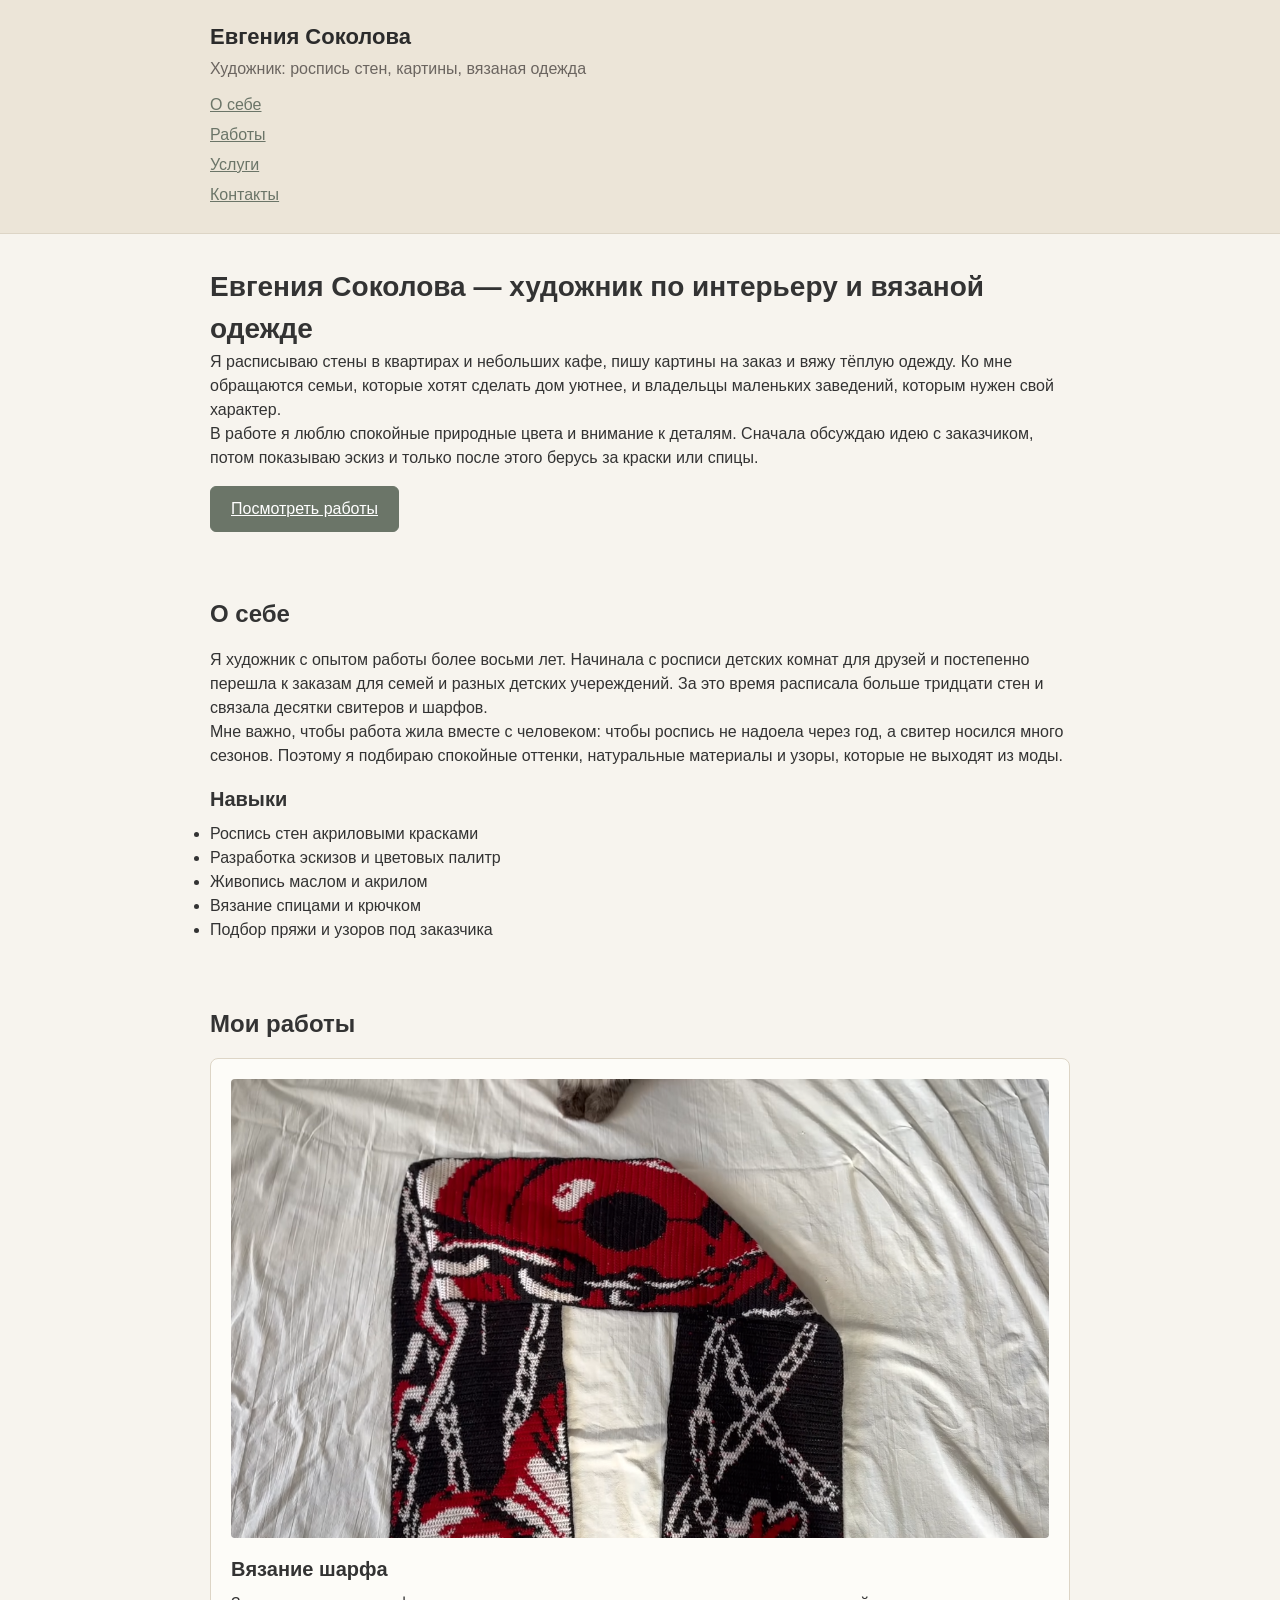
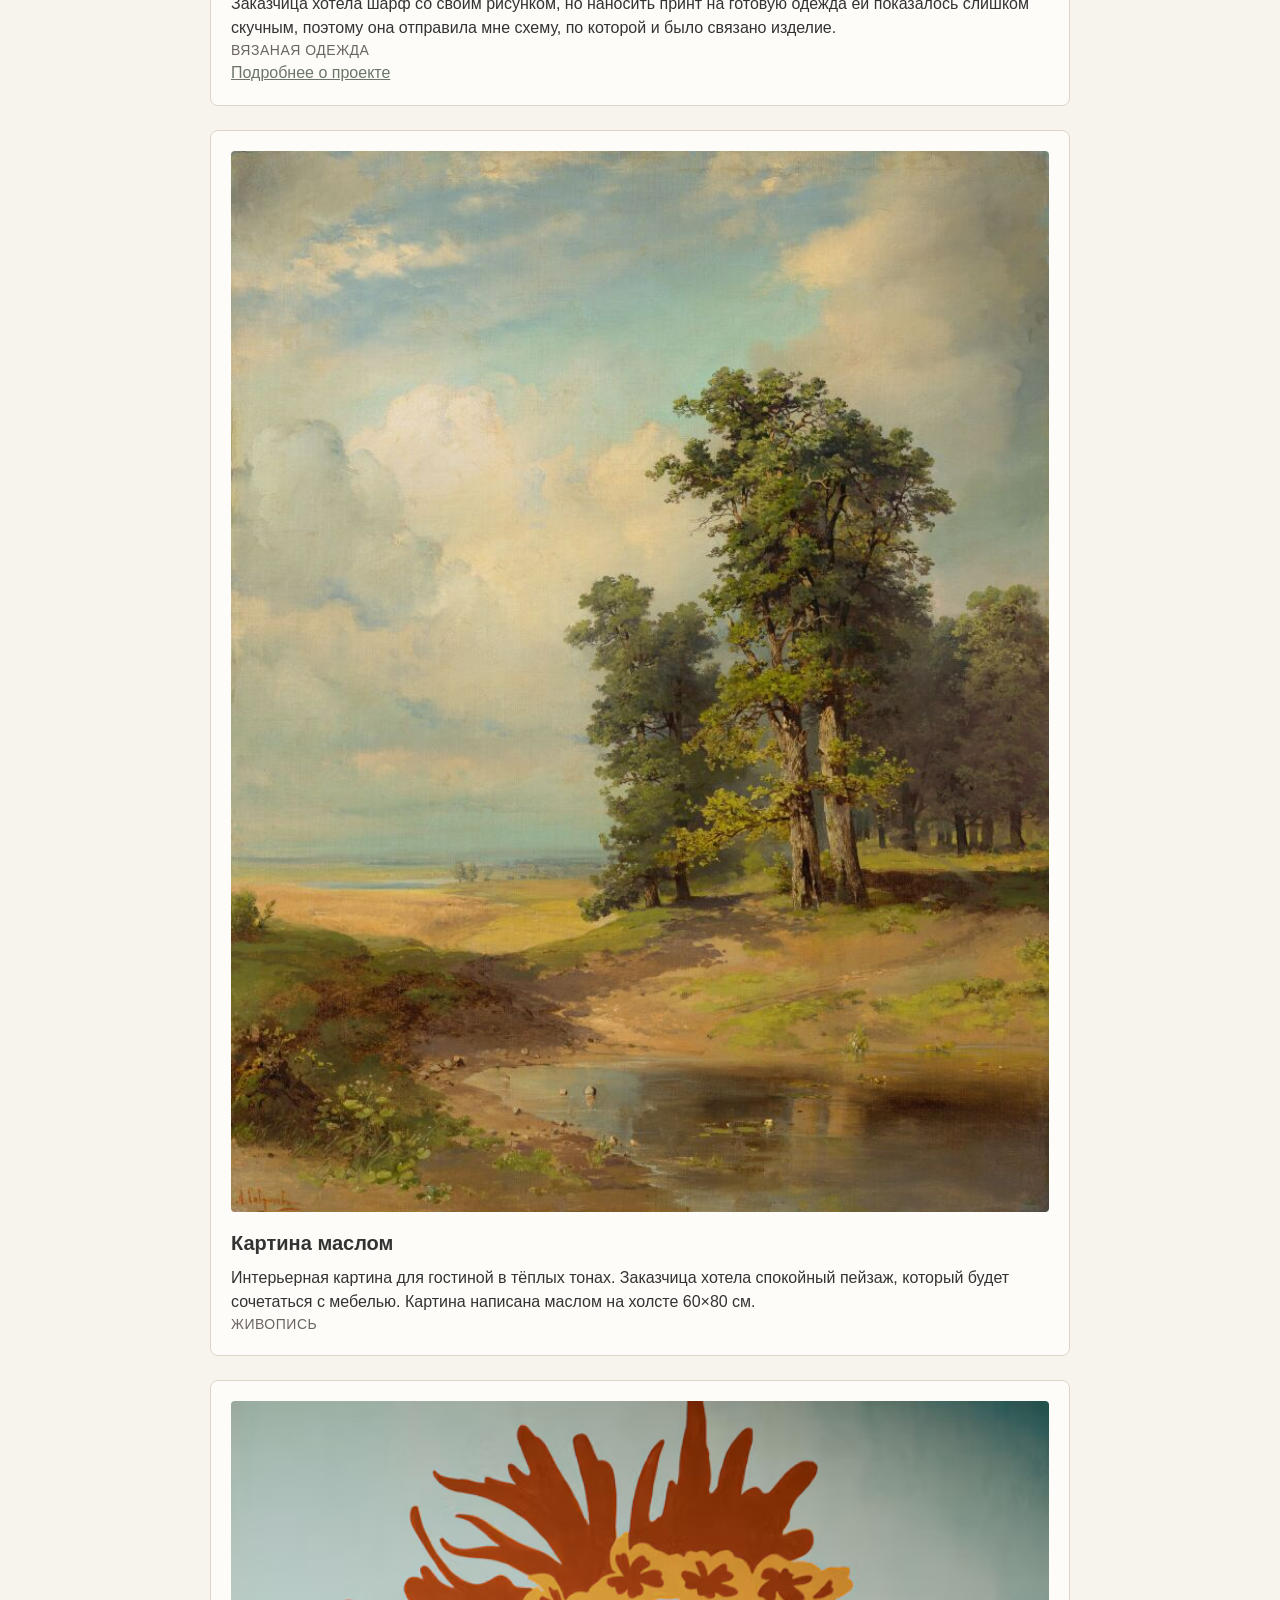
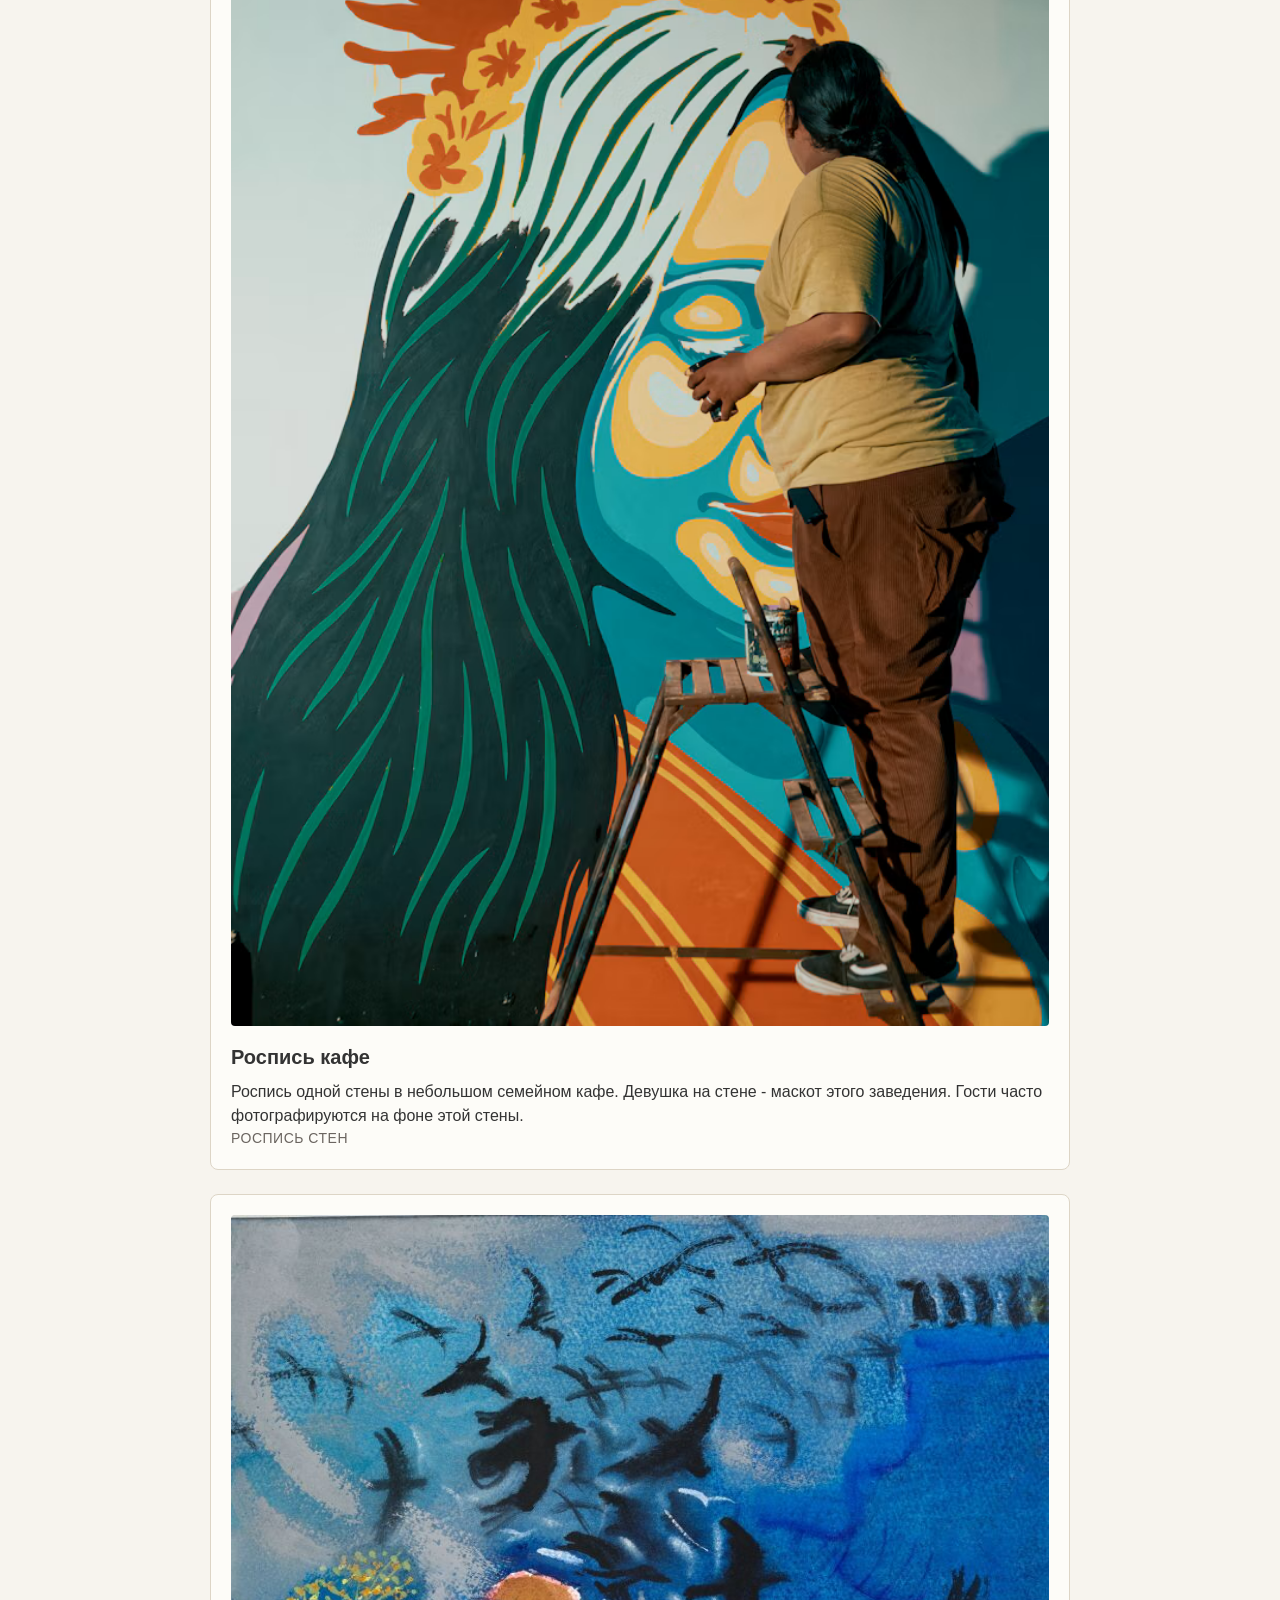
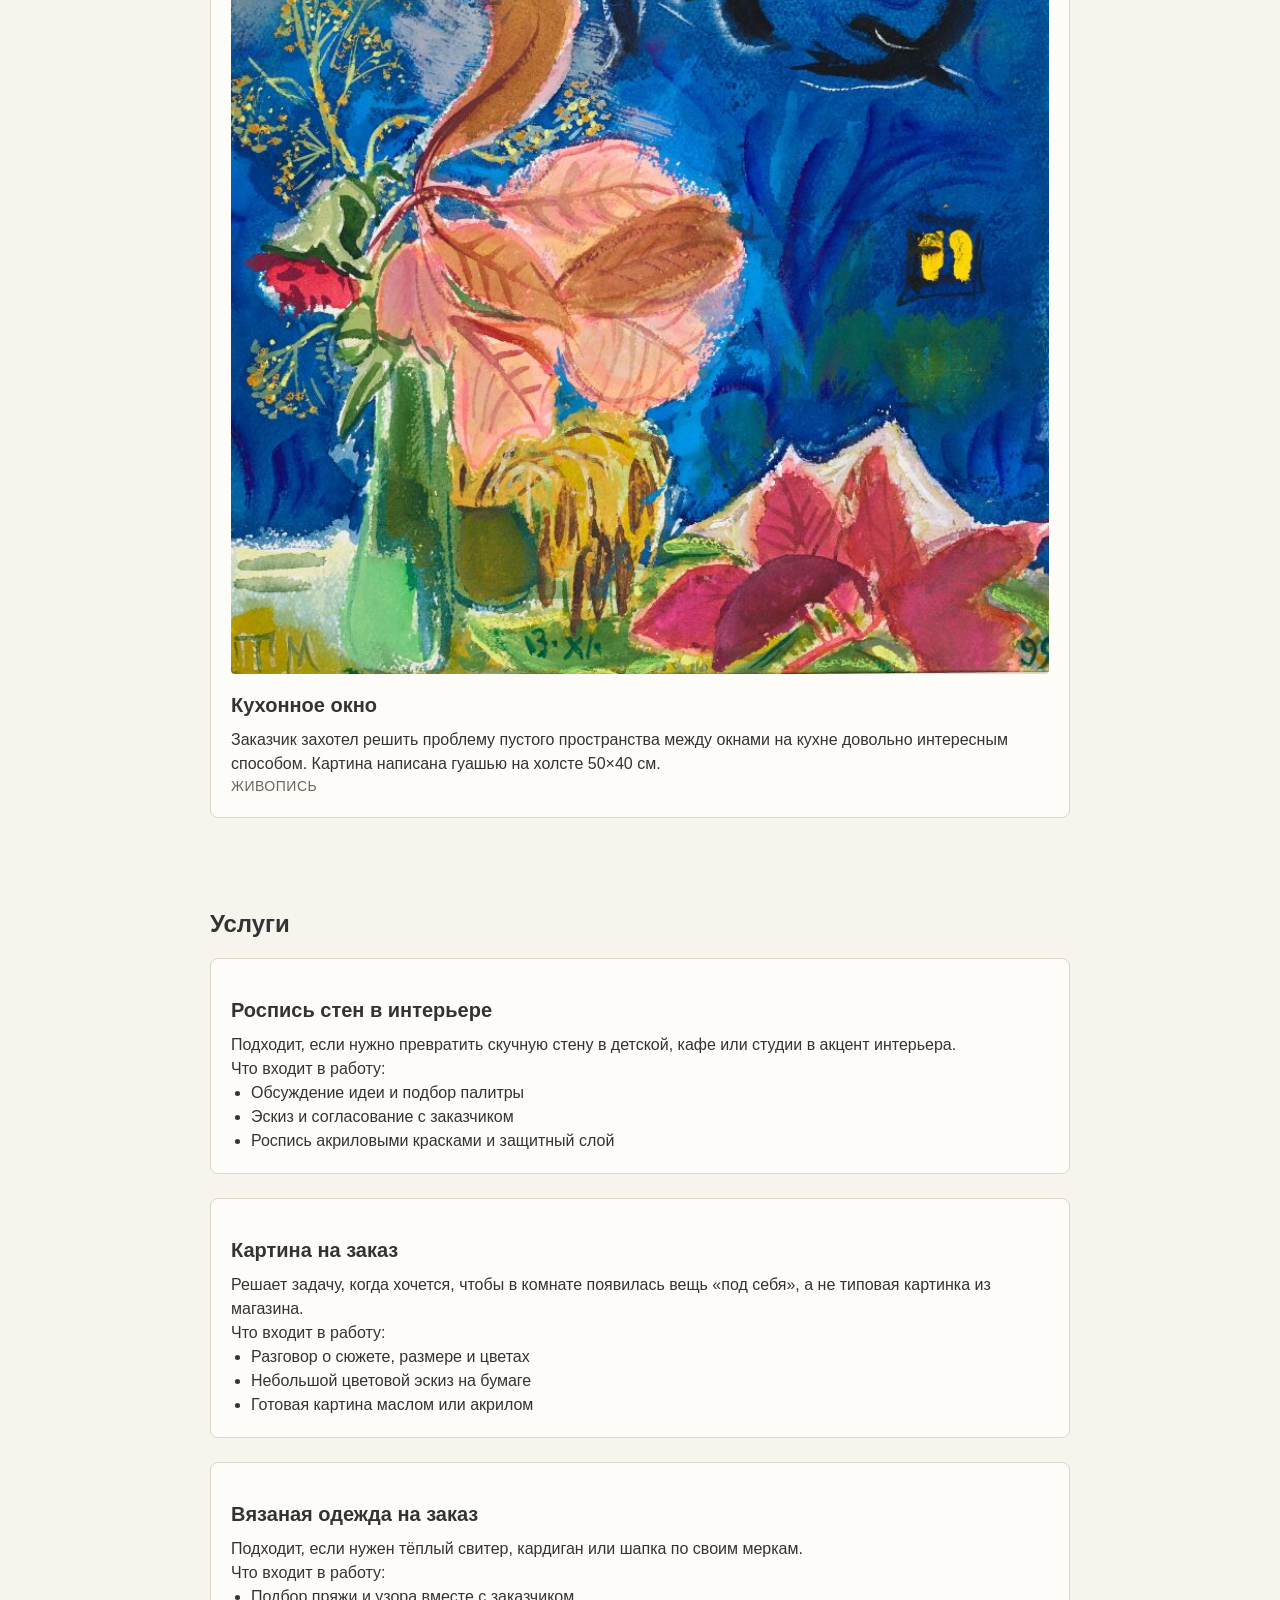
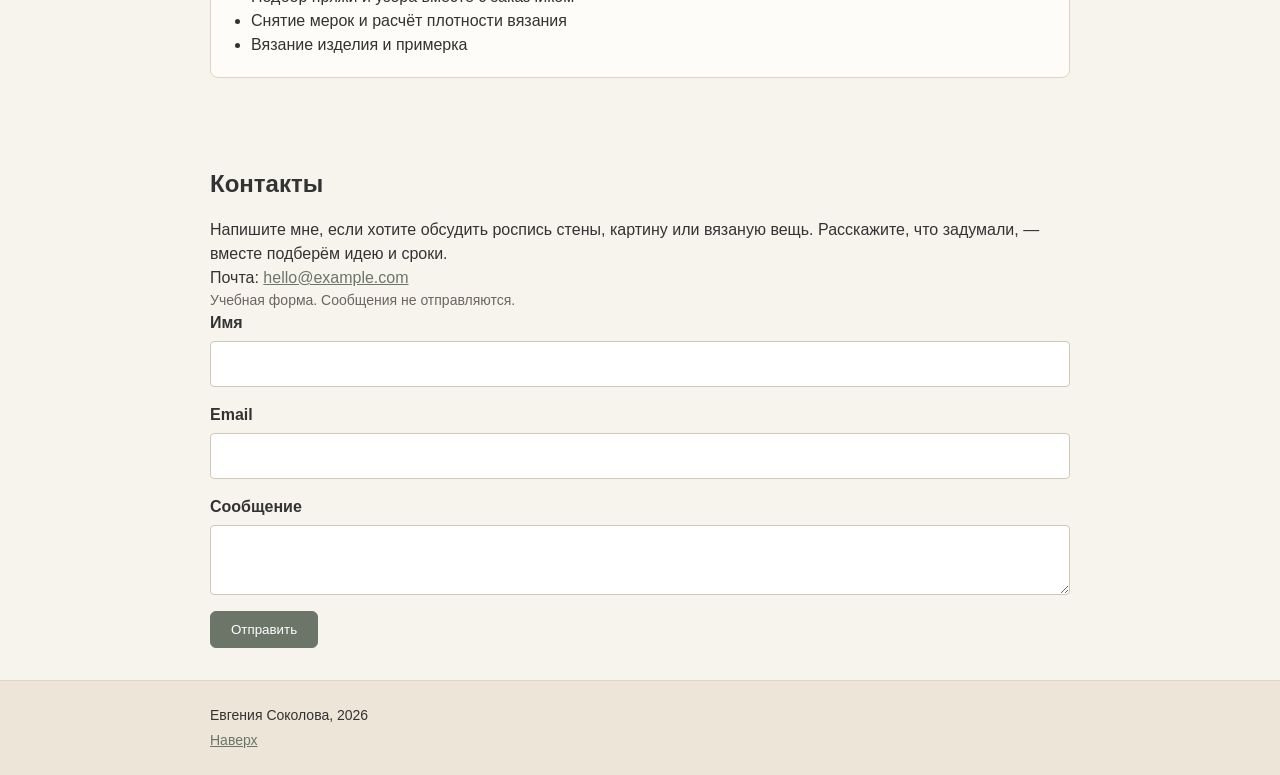
<file: index.html>
<!doctype html>
<html lang="ru">
  <head>
    <meta charset="UTF-8" />
    <meta name="viewport" content="width=device-width, initial-scale=1.0" />
    <title>
      Евгения Соколова — художник: роспись стен, картины, вязаная одежда
    </title>
    <link rel="stylesheet" href="css/style.css" />
  </head>
  <body>
    <header class="site-header" id="top">
      <div class="container">
        <p class="logo">Евгения Соколова</p>
        <p class="tagline">Художник: роспись стен, картины, вязаная одежда</p>
        <nav>
          <ul class="nav-list">
            <li><a href="#about">О себе</a></li>
            <li><a href="#works">Работы</a></li>
            <li><a href="#services">Услуги</a></li>
            <li><a href="#contacts">Контакты</a></li>
          </ul>
        </nav>
      </div>
    </header>

    <main>
      <section class="intro">
        <div class="container">
          <h1>Евгения Соколова — художник по интерьеру и вязаной одежде</h1>
          <p>
            Я расписываю стены в квартирах и небольших кафе, пишу картины на
            заказ и вяжу тёплую одежду. Ко мне обращаются семьи, которые хотят
            сделать дом уютнее, и владельцы маленьких заведений, которым нужен
            свой характер.
          </p>
          <p>
            В работе я люблю спокойные природные цвета и внимание к деталям.
            Сначала обсуждаю идею с заказчиком, потом показываю эскиз и только
            после этого берусь за краски или спицы.
          </p>
          <a class="button" href="#works">Посмотреть работы</a>
        </div>
      </section>

      <section id="about">
        <div class="container">
          <h2>О себе</h2>
          <p>
            Я художник с опытом работы более восьми лет. Начинала с росписи
            детских комнат для друзей и постепенно перешла к заказам для семей и
            разных детских учереждений. За это время расписала больше тридцати
            стен и связала десятки свитеров и шарфов.
          </p>
          <p>
            Мне важно, чтобы работа жила вместе с человеком: чтобы роспись не
            надоела через год, а свитер носился много сезонов. Поэтому я
            подбираю спокойные оттенки, натуральные материалы и узоры, которые
            не выходят из моды.
          </p>
          <h3>Навыки</h3>
          <ul>
            <li>Роспись стен акриловыми красками</li>
            <li>Разработка эскизов и цветовых палитр</li>
            <li>Живопись маслом и акрилом</li>
            <li>Вязание спицами и крючком</li>
            <li>Подбор пряжи и узоров под заказчика</li>
          </ul>
        </div>
      </section>

      <section id="works">
        <div class="container">
          <h2>Мои работы</h2>

          <article class="project-card">
            <img src="images/scarf-2.png" alt="Шарф" />
            <h3>Вязание шарфа</h3>
            <p>
              Заказчица хотела шарф со своим рисунком, но наносить принт на
              готовую одежда ей показалось слишком скучным, поэтому она отправила
              мне схему, по которой и было связано изделие.
            </p>
            <p class="project-type">Вязаная одежда</p>
            <a href="project.html">Подробнее о проекте</a>
          </article>

          <article class="project-card">
            <img src="images/landscape-1.png" alt="Картина" />
            <h3>Картина маслом</h3>
            <p>
              Интерьерная картина для гостиной в тёплых тонах. Заказчица хотела
              спокойный пейзаж, который будет сочетаться с мебелью. Картина
              написана маслом на холсте 60×80 см.
            </p>
            <p class="project-type">Живопись</p>
          </article>

          <article class="project-card">
            <img
              src="images/wall-1.png"
              alt="Роспись стены"
            />
            <h3>Роспись кафе</h3>
            <p>
              Роспись одной стены в небольшом семейном кафе. Девушка на стене - маскот этого заведения. Гости
              часто фотографируются на фоне этой стены.
            </p>
            <p class="project-type">Роспись стен</p>
          </article>

          <article class="project-card">
            <img src="images/paint-1.png" alt="картина" />
            <h3>Кухонное окно</h3>
            <p>
              Заказчик захотел решить проблему пустого пространства между окнами
              на кухне довольно интересным способом. Картина написана гуашью на холсте 50×40 cм.
            </p>
            <p class="project-type">Живопись</p>
          </article>
        </div>
      </section>

      <section id="services">
        <div class="container">
          <h2>Услуги</h2>

          <div class="service">
            <h3>Роспись стен в интерьере</h3>
            <p>
              Подходит, если нужно превратить скучную стену в детской, кафе или
              студии в акцент интерьера.
            </p>
            <p>Что входит в работу:</p>
            <ul>
              <li>Обсуждение идеи и подбор палитры</li>
              <li>Эскиз и согласование с заказчиком</li>
              <li>Роспись акриловыми красками и защитный слой</li>
            </ul>
          </div>

          <div class="service">
            <h3>Картина на заказ</h3>
            <p>
              Решает задачу, когда хочется, чтобы в комнате появилась вещь «под
              себя», а не типовая картинка из магазина.
            </p>
            <p>Что входит в работу:</p>
            <ul>
              <li>Разговор о сюжете, размере и цветах</li>
              <li>Небольшой цветовой эскиз на бумаге</li>
              <li>Готовая картина маслом или акрилом</li>
            </ul>
          </div>

          <div class="service">
            <h3>Вязаная одежда на заказ</h3>
            <p>
              Подходит, если нужен тёплый свитер, кардиган или шапка по своим
              меркам.
            </p>
            <p>Что входит в работу:</p>
            <ul>
              <li>Подбор пряжи и узора вместе с заказчиком</li>
              <li>Снятие мерок и расчёт плотности вязания</li>
              <li>Вязание изделия и примерка</li>
            </ul>
          </div>
        </div>
      </section>

      <section id="contacts">
        <div class="container">
          <h2>Контакты</h2>
          <p>
            Напишите мне, если хотите обсудить роспись стены, картину или
            вязаную вещь. Расскажите, что задумали, — вместе подберём идею и
            сроки.
          </p>
          <p>Почта: <a href="https://example.com">hello@example.com</a></p>

          <p class="form-note">Учебная форма. Сообщения не отправляются.</p>

          <form>
            <label for="visitor-name">Имя</label>
            <input id="visitor-name" name="name" type="text" required />

            <label for="visitor-email">Email</label>
            <input id="visitor-email" name="email" type="email" required />

            <label for="visitor-message">Сообщение</label>
            <textarea id="visitor-message" name="message" required></textarea>

            <button type="submit">Отправить</button>
          </form>
        </div>
      </section>
    </main>

    <footer class="site-footer">
      <div class="container">
        <p>Евгения Соколова, 2026</p>
        <p><a href="#top">Наверх</a></p>
      </div>
    </footer>
  </body>
</html>
</file>
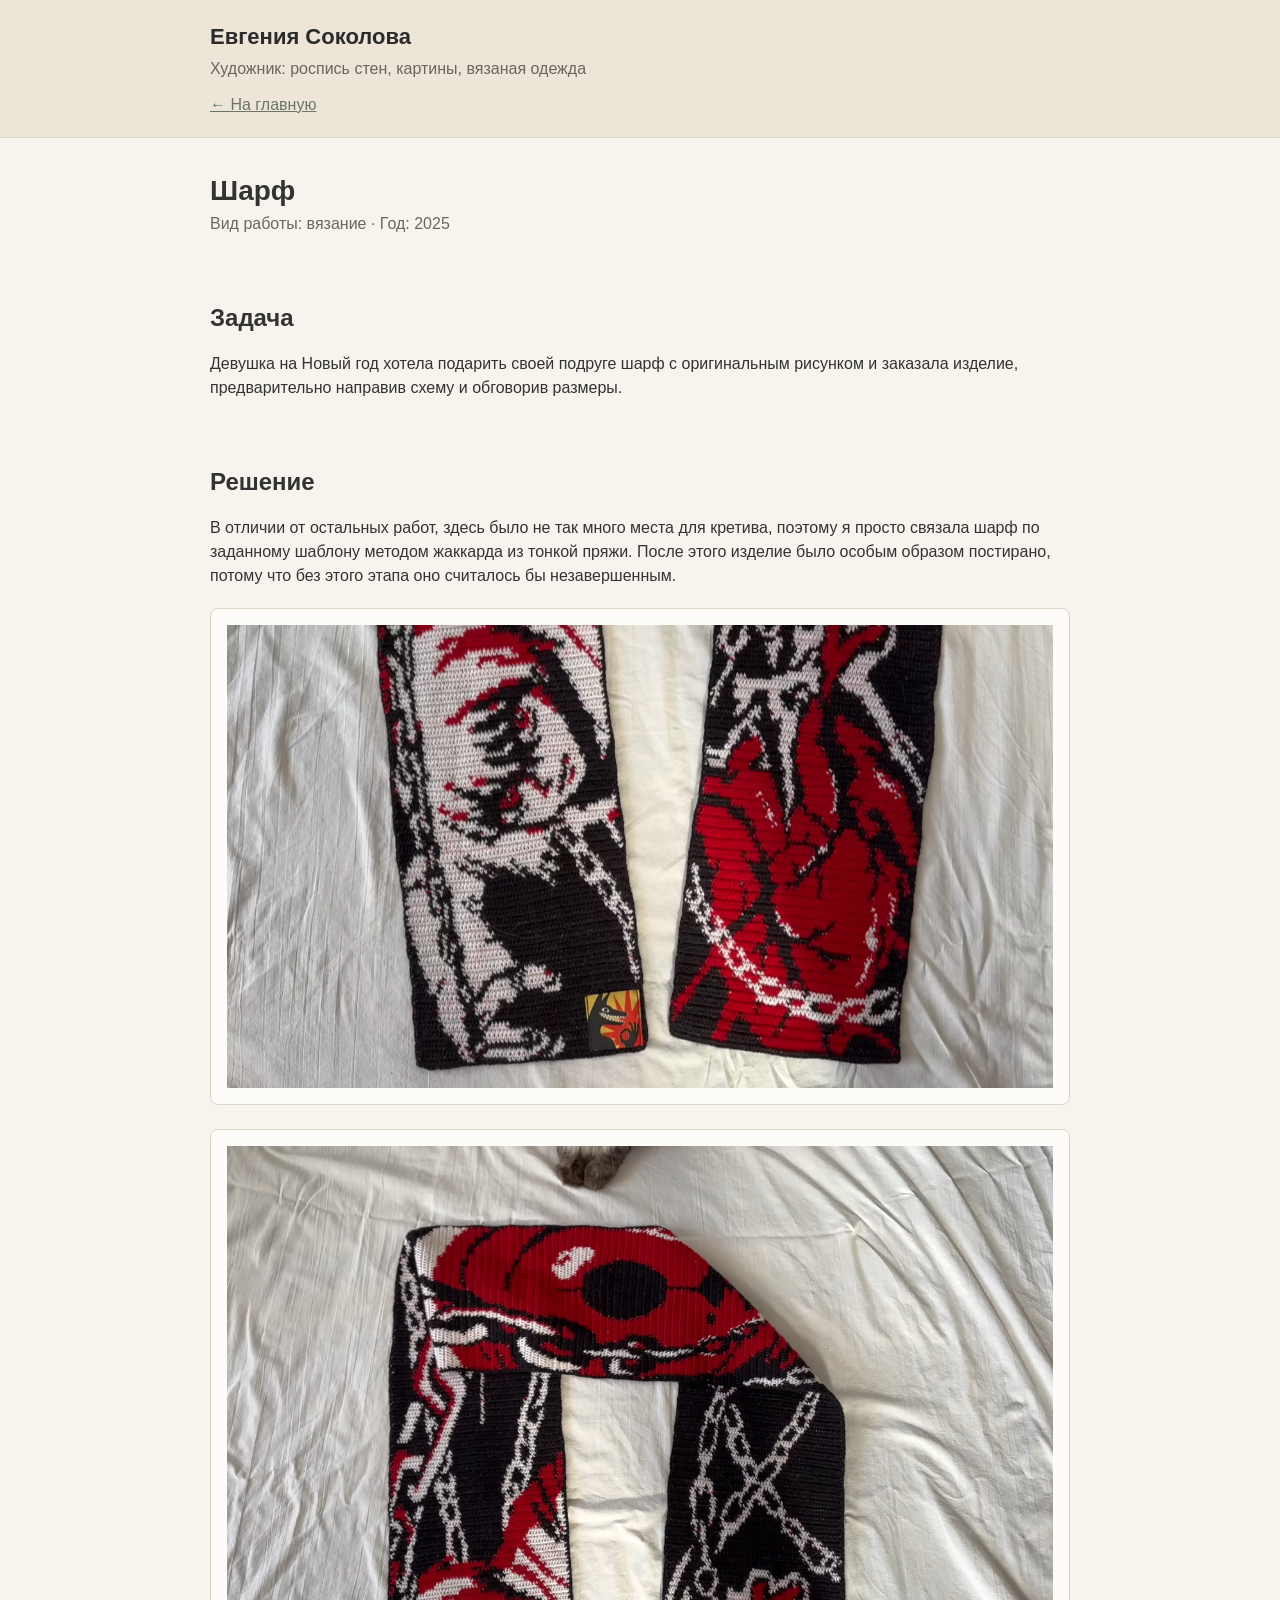
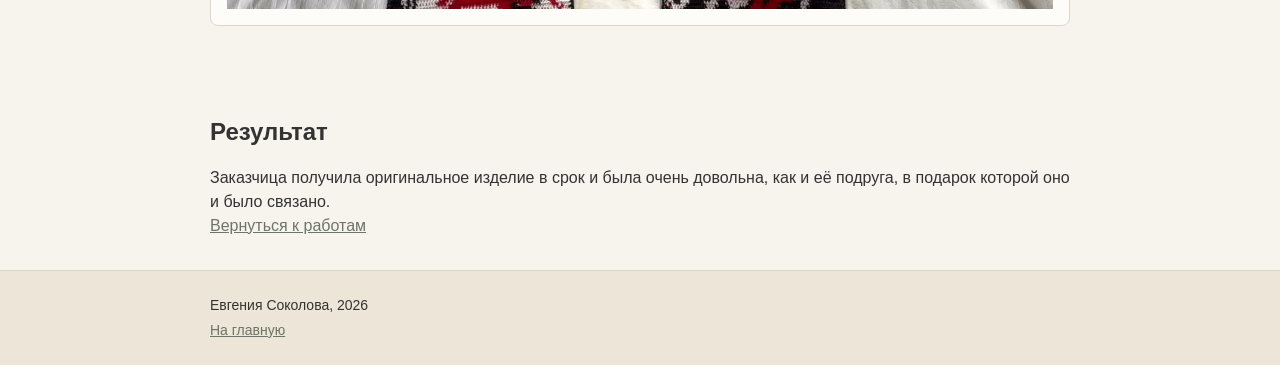
<file: project.html>
<!doctype html>
<html lang="ru">
  <head>
    <meta charset="UTF-8" />
    <meta name="viewport" content="width=device-width, initial-scale=1.0" />
    <title>Шарф</title>
    <link rel="stylesheet" href="css/style.css" />
  </head>
  <body>
    <header class="site-header">
      <div class="container">
        <p class="logo">Евгения Соколова</p>
        <p class="tagline">Художник: роспись стен, картины, вязаная одежда</p>
        <p><a href="index.html">← На главную</a></p>
      </div>
    </header>

    <main>
      <section class="project-title">
        <div class="container">
          <h1>Шарф</h1>
          <p class="project-meta">Вид работы: вязание · Год: 2025</p>
        </div>
      </section>

      <section>
        <div class="container">
          <h2>Задача</h2>
          <p>
            Девушка на Новый год хотела подарить своей подруге шарф с
            оригинальным рисунком и заказала изделие, предварительно направив
            схему и обговорив размеры.
          </p>
        </div>
      </section>

      <section>
        <div class="container">
          <h2>Решение</h2>
          <p>
            В отличии от остальных работ, здесь было не так много места для
            кретива, поэтому я просто связала шарф по заданному шаблону методом
            жаккарда из тонкой пряжи. После этого изделие было особым образом
            постирано, потому что без этого этапа оно считалось бы
            незавершенным.
          </p>

          <img
            class="img-proj"
            src="images/scarf-1.png"
            alt="Шарф-1"
          />
          <img
            class="img-proj"
            src="images/scarf-2.png"
            alt="Шарф-2"
          />
        </div>
      </section>

      <section>
        <div class="container">
          <h2>Результат</h2>
          <p>
            Заказчица получила оригинальное изделие в срок и была очень
            довольна, как и её подруга, в подарок которой оно и было связано.
          </p>

          <p><a href="index.html#works">Вернуться к работам</a></p>
        </div>
      </section>
    </main>

    <footer class="site-footer">
      <div class="container">
        <p>Евгения Соколова, 2026</p>
        <p><a href="index.html">На главную</a></p>
      </div>
    </footer>
  </body>
</html>
</file>
<file: css/style.css>
* {
  margin: 0;
  padding: 0;
  box-sizing: border-box;
  font-family: Arial, Helvetica, sans-serif;
}

body {
  font-size: 16px;
  line-height: 1.5;
  color: #333333;
  background-color: #f7f4ee;
}

.container {
  width: 100%;
  max-width: 900px;
  margin: 0 auto;
  padding: 0 20px;
}

section {
  padding: 32px 0;
}

h1 {
  font-size: 28px;
  margin-top: 0;
}

h2 {
  font-size: 24px;
  margin-top: 0;
  margin-bottom: 16px;
}

h3 {
  font-size: 20px;
  margin-top: 16px;
  margin-bottom: 8px;
}

a {
  color: #6b7568;
}

a:hover {
  color: #4f5a4d;
  text-decoration: underline;
}

img {
  display: block;
  max-width: 100%;
  height: auto;
}

.img-proj {
  margin-top: 20px;
  margin-bottom: 24px;
  padding: 16px;
  background-color: #fdfcf8;
  border: 1px solid #ddd5c6;
  border-radius: 8px;
}

.portrait {
  margin: 16px 0;
  border-radius: 8px;
}

.button {
  display: inline-block;
  margin-top: 16px;
  padding: 10px 20px;
  background-color: #6b7568;
  color: #ffffff;
  border: 1px solid #6b7568;
  border-radius: 6px;
}

.button:hover {
  background-color: #4f5a4d;
  color: #ffffff;
  text-decoration: none;
}

.site-header {
  background-color: #ece5d8;
  border-bottom: 1px solid #ddd5c6;
  padding: 20px 0;
}

.logo {
  margin: 0;
  font-size: 22px;
  font-weight: bold;
  color: #2b2b2b;
}

.tagline {
  margin: 4px 0 12px;
  color: #6b6560;
}

.nav-list {
  list-style: none;
  margin: 0;
  padding: 0;
}

.nav-list li {
  margin-bottom: 6px;
}

.project-card {
  margin-bottom: 24px;
  padding: 20px;
  background-color: #fdfcf8;
  border: 1px solid #ddd5c6;
  border-radius: 8px;
}

.project-card img {
  width: 100%;
  margin-bottom: 12px;
  border-radius: 4px;
}

.project-type {
  font-size: 14px;
  color: #6b6560;
  text-transform: uppercase;
  letter-spacing: 0.5px;
}

.service {
  margin-bottom: 24px;
  padding: 20px;
  background-color: #fdfcf8;
  border: 1px solid #ddd5c6;
  border-radius: 8px;
}

.service ul {
  margin: 0;
  padding-left: 20px;
}

.form-note {
  font-size: 14px;
  color: #6b6560;
}

label {
  display: block;
  margin-bottom: 6px;
  font-weight: bold;
}

input,
textarea {
  display: block;
  width: 100%;
  max-width: 100%;
  margin-bottom: 16px;
  padding: 10px;
  font: inherit;
  color: #333333;
  background-color: #ffffff;
  border: 1px solid #cfc7b8;
  border-radius: 4px;
}

button {
  padding: 10px 20px;
  color: #ffffff;
  background-color: #6b7568;
  border: 1px solid #6b7568;
  border-radius: 6px;
  cursor: pointer;
}

button:hover {
  background-color: #4f5a4d;
}

.project-meta {
  color: #6b6560;
}

.site-footer {
  padding: 20px 0;
  background-color: #ece5d8;
  border-top: 1px solid #ddd5c6;
  font-size: 14px;
}

.site-footer p {
  margin: 4px 0;
}
</file>
